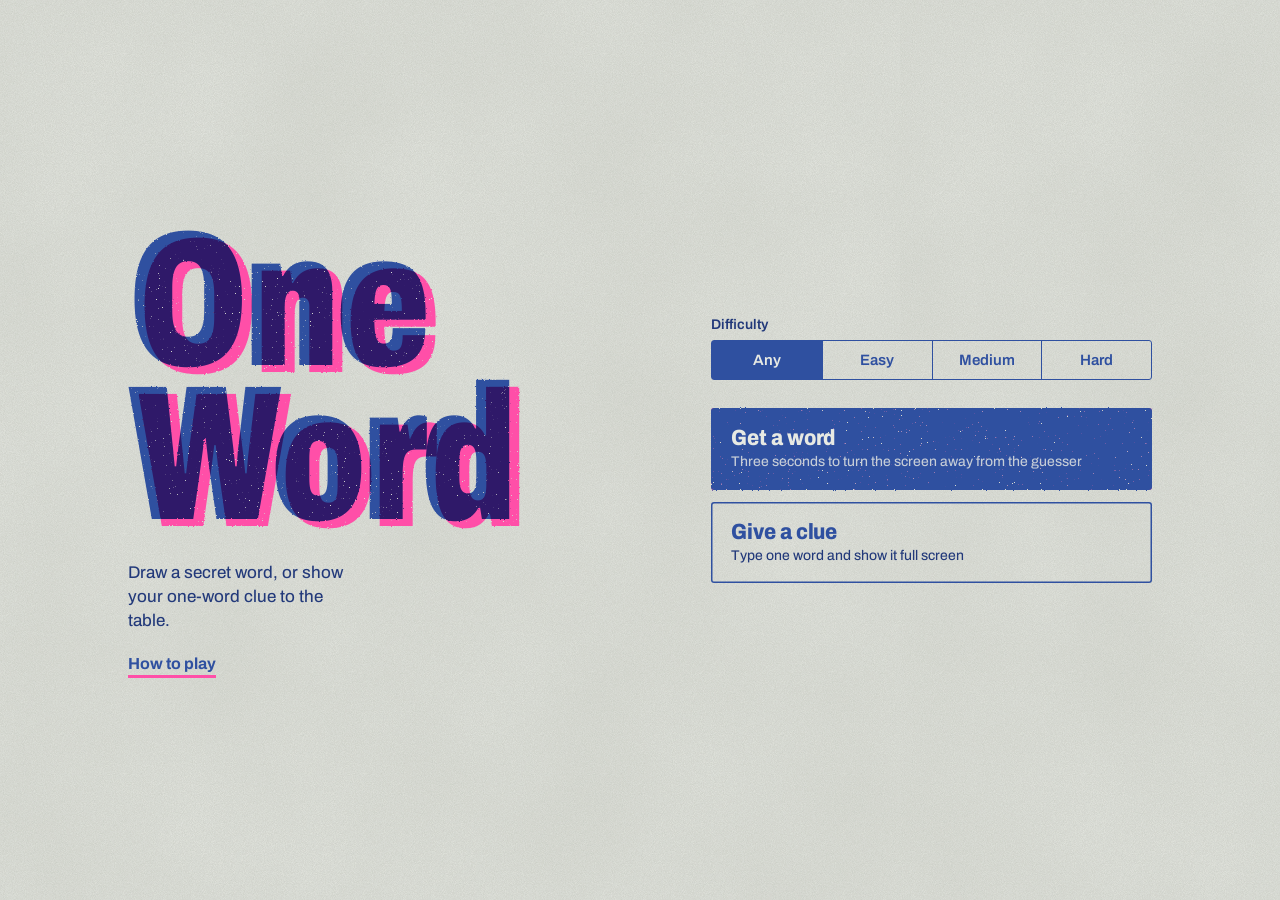
<file: index.html>
<!DOCTYPE html>
<html lang="en">

<head>
    <meta charset="utf-8" />
    <meta name="viewport" content="width=device-width, initial-scale=1, viewport-fit=cover" />
    <meta name="theme-color" content="#E7E9E3" />
    <title>One Word</title>
    <meta name="description" content="A cooperative word game. Draw a secret word, or show your one-word clue to the table." />
    <link rel="icon" href="./icons/favicon.svg" type="image/svg+xml" />
    <link rel="icon" href="./icons/favicon-32.png" sizes="32x32" type="image/png" />
    <link rel="apple-touch-icon" href="./icons/icon-180.png" />
    <link rel="manifest" href="./manifest.webmanifest" />
    <link rel="preconnect" href="https://fonts.googleapis.com" />
    <link rel="preconnect" href="https://fonts.gstatic.com" crossorigin />
    <link
        href="https://fonts.googleapis.com/css2?family=Archivo:ital,wdth,wght@0,62..125,400..900;1,62..125,400..900&display=swap"
        rel="stylesheet" />
    <link rel="stylesheet" href="./styles.css?v=howto4" />
</head>

<body data-screen="home">
    <!-- Ink grain: punches tiny holes in the ink and roughens its edges, like a risograph drum -->
    <svg class="defs" aria-hidden="true" focusable="false">
        <filter id="riso" x="-2%" y="-2%" width="104%" height="104%" color-interpolation-filters="sRGB">
            <feTurbulence type="fractalNoise" baseFrequency="0.85" numOctaves="2" seed="7" result="noise" />
            <feDisplacementMap in="SourceGraphic" in2="noise" scale="2.2" xChannelSelector="R"
                yChannelSelector="G" result="rough" />
            <feColorMatrix in="noise" type="matrix"
                values="0 0 0 0 0  0 0 0 0 0  0 0 0 0 0  -12 0 0 0 9.9" result="speckle" />
            <feComposite in="rough" in2="speckle" operator="in" />
        </filter>
    </svg>

    <main id="app">
        <!-- Home -->
        <section id="screen-home" class="screen">
            <div class="home">
                <header class="masthead">
                    <h1 class="title print" data-text="One Word">One Word</h1>
                    <p class="lede">Draw a secret word, or show your one-word clue to the table.</p>
                    <button type="button" class="link-btn" id="btn-howto" aria-haspopup="dialog">How to play</button>
                </header>

                <fieldset class="difficulty">
                    <legend>Difficulty</legend>
                    <div class="segments">
                        <label><input type="radio" name="difficulty" value="Any" checked /><span>Any</span></label>
                        <label><input type="radio" name="difficulty" value="Easy" /><span>Easy</span></label>
                        <label><input type="radio" name="difficulty" value="Medium" /><span>Medium</span></label>
                        <label><input type="radio" name="difficulty" value="Hard" /><span>Hard</span></label>
                    </div>
                </fieldset>

                <div class="actions">
                    <button id="btn-get-word" class="btn btn-solid">
                        <span class="btn-label">Get a word</span>
                        <span class="btn-note">Three seconds to turn the screen away from the guesser</span>
                    </button>
                    <button id="btn-give-clue" class="btn btn-line">
                        <span class="btn-label">Give a clue</span>
                        <span class="btn-note">Type one word and show it full screen</span>
                    </button>
                </div>
            </div>
        </section>

        <!-- Countdown -->
        <section id="screen-countdown" class="screen hidden" aria-live="polite">
            <div class="stage">
                <div id="countdownNumber" class="count print" data-text="3" aria-label="Countdown">3</div>
                <p class="stage-note">Turn the screen away from the guesser</p>
            </div>
            <div class="bar">
                <button class="btn btn-quiet" id="btn-cancel-countdown">Cancel</button>
            </div>
        </section>

        <!-- Word or clue, full screen -->
        <section id="screen-display" class="screen hidden">
            <div class="stage stage-word">
                <div id="displayText" class="word print" role="status" aria-live="polite"></div>
            </div>
            <div class="bar">
                <button class="btn btn-quiet" id="btn-back-home">Done</button>
            </div>
        </section>

        <!-- Clue entry -->
        <section id="screen-clue-input" class="screen hidden">
            <form id="clueForm" class="clue" autocomplete="off">
                <label for="clueInput" class="clue-label">Your clue</label>
                <input id="clueInput" class="clue-input" type="text" inputmode="text" pattern="[^\s]+"
                    placeholder="One word" maxlength="40" autocapitalize="words" spellcheck="false" required />
                <p class="clue-hint">No spaces. Matching clues cancel each other out, so be original.</p>
                <div class="actions actions-row">
                    <button type="submit" class="btn btn-solid"><span class="btn-label">Show clue</span></button>
                    <button type="button" class="btn btn-quiet" id="btn-cancel-clue">Cancel</button>
                </div>
            </form>
        </section>
    </main>

    <!-- How to play: a sheet that slides in, with panels you swipe across -->
    <dialog id="howto" class="howto" aria-labelledby="howto-title">
        <div class="howto-top">
            <div class="pager" aria-hidden="true">
                <span></span><span></span><span></span><span></span>
            </div>
            <button type="button" class="btn btn-quiet howto-close" id="btn-howto-close">Close</button>
        </div>

        <div class="slides" id="howtoSlides" tabindex="-1">
            <section class="slide" aria-label="Page 1 of 4">
                <h2 id="howto-title" class="slide-title print" data-text="How to play">How to play</h2>
                <p class="slide-lede">A word game you play together, not against each other.</p>
                <p>You need three or more players, each with this app open on their own phone.</p>
                <p>One player guesses a secret word. Everyone else gives them a clue, but each clue can only be one word.</p>
                <p class="catch">The catch: if two players write the same clue, both are cancelled.</p>
            </section>

            <section class="slide" aria-label="Page 2 of 4">
                <h2 class="slide-title print" data-text="Each round">Each round</h2>
                <ol class="steps">
                    <li>Choose a guesser. They close their eyes.</li>
                    <li>Someone taps <strong>Get a word</strong>. Turn the screen away from the guesser during the countdown, then show the word to everyone else.</li>
                    <li>Each clue-giver taps <strong>Give a clue</strong> and types one word. Keep it to yourself for now.</li>
                    <li>While the guesser’s eyes are still closed, the clue-givers compare clues. Cancel any that match.</li>
                    <li>The guesser opens their eyes and sees the clues that are left. They get one guess, or they can pass.</li>
                </ol>
                <p class="slide-after">Then someone else becomes the guesser.</p>
            </section>

            <section class="slide" aria-label="Page 3 of 4">
                <h2 class="slide-title print" data-text="Clues">Clues</h2>
                <h3>What counts as a match</h3>
                <p>The same word, or a close version of it. Plurals and words from the same family both count.</p>
                <ul class="pairs">
                    <li><span>Dog</span><span>Dogs</span></li>
                    <li><span>Prince</span><span>Princess</span></li>
                    <li><span>Bake</span><span>Baker</span></li>
                </ul>
                <p>Obvious clues are the riskiest. The best ones help the guesser and surprise everyone else.</p>
                <h3>Not allowed</h3>
                <ul class="rules">
                    <li>The secret word, or part of it</li>
                    <li>The secret word in another language</li>
                    <li>A word that sounds the same, like Knight for Night</li>
                    <li>A made-up word</li>
                </ul>
                <p>Numbers, abbreviations and sounds are fine: 007, NASA, Shh.</p>
            </section>

            <section class="slide" aria-label="Page 4 of 4">
                <h2 class="slide-title print" data-text="Difficulty">Difficulty</h2>
                <dl class="levels">
                    <div>
                        <dt>Easy</dt>
                        <dd>Everyday things you could point at.</dd>
                        <dd class="samples">Apple, Bridge, Penguin</dd>
                    </div>
                    <div>
                        <dt>Medium</dt>
                        <dd>Less common things, or things with close look-alikes.</dd>
                        <dd class="samples">Kayak, Cathedral, Platypus</dd>
                    </div>
                    <div>
                        <dt>Hard</dt>
                        <dd>Abstract ideas and concepts. You can’t point at them, so clues have to work harder.</dd>
                        <dd class="samples">Nostalgia, Gravity, Karma</dd>
                    </div>
                </dl>
                <p>Any draws from all three.</p>
            </section>
        </div>

        <div class="howto-nav">
            <button type="button" class="btn btn-quiet" id="btn-howto-prev">Back</button>
            <button type="button" class="btn btn-solid" id="btn-howto-next"><span class="btn-label">Next</span></button>
        </div>
    </dialog>

    <script src="./words.js?v=howto4"></script>
    <script src="./app.js?v=howto4"></script>
</body>

</html>
</file>
<file: styles.css>
/*
  One Word: a two-drum risograph print.
  Blue does the work, fluorescent pink overprints slightly off register.
*/
:root {
    --paper: #E7E9E3;
    --paper-deep: #D9DCD4;
    --blue: #2F50A0;
    --blue-deep: #22397A;
    --pink: #FF4FA8;
    --violet: #3A1F6E;

    --font: 'Archivo', system-ui, sans-serif;

    /* registration offset for the pink drum */
    --reg-x: 0.045em;
    --reg-y: 0.03em;

    --gutter: clamp(16px, 5vw, 40px);

    --grain:
        url("data:image/svg+xml,%3Csvg xmlns='http://www.w3.org/2000/svg' width='240' height='240'%3E%3Cfilter id='t'%3E%3CfeTurbulence type='fractalNoise' baseFrequency='1.1' numOctaves='3' stitchTiles='stitch'/%3E%3CfeColorMatrix values='0 0 0 0 0.35  0 0 0 0 0.37  0 0 0 0 0.33  0 0 0 0.55 0'/%3E%3C/filter%3E%3Crect width='100%25' height='100%25' filter='url(%23t)'/%3E%3C/svg%3E"),
        url("data:image/svg+xml,%3Csvg xmlns='http://www.w3.org/2000/svg' width='900' height='900'%3E%3Cfilter id='m'%3E%3CfeTurbulence type='fractalNoise' baseFrequency='0.006' numOctaves='3' stitchTiles='stitch'/%3E%3CfeColorMatrix values='0 0 0 0 0.5  0 0 0 0 0.52  0 0 0 0 0.47  0 0 0 0.35 0'/%3E%3C/filter%3E%3Crect width='100%25' height='100%25' filter='url(%23m)'/%3E%3C/svg%3E");
    color-scheme: light;
}

*,
*::before,
*::after {
    box-sizing: border-box;
    margin: 0;
    padding: 0;
}

html,
body,
#app {
    height: 100%;
}

body {
    background: var(--paper);
    color: var(--blue);
    font-family: var(--font);
    font-stretch: 100%;
    -webkit-font-smoothing: antialiased;
    overflow: hidden;
}

/* Paper: fine tooth plus a faint mottle, multiplied over the stock */
body::before {
    content: '';
    position: fixed;
    inset: 0;
    pointer-events: none;
    z-index: 0;
    background: var(--grain);
    mix-blend-mode: multiply;
    opacity: 0.55;
}

.defs {
    position: absolute;
    width: 0;
    height: 0;
}

/* ---------- Overprint ---------- */
/* Blue text, with the same text again in pink laid over it, slightly off register */
.print {
    position: relative;
    filter: url(#riso);
    color: var(--blue);
}

.print::after {
    content: attr(data-text);
    position: absolute;
    inset: 0;
    color: var(--pink);
    mix-blend-mode: multiply;
    transform: translate(var(--reg-x), var(--reg-y));
    pointer-events: none;
}

/* ---------- Screens ---------- */
#app {
    position: relative;
    z-index: 1;
}

.screen {
    position: relative;
    display: flex;
    flex-direction: column;
    height: 100%;
    padding:
        max(var(--gutter), env(safe-area-inset-top)) max(var(--gutter), env(safe-area-inset-right))
        max(var(--gutter), env(safe-area-inset-bottom)) max(var(--gutter), env(safe-area-inset-left));
}

.hidden {
    display: none !important;
}

/* ---------- Home ---------- */
.home {
    display: flex;
    flex-direction: column;
    width: 100%;
    max-width: 30rem;
    height: 100%;
    margin: 0 auto;
    gap: clamp(20px, 4vh, 36px);
}

.masthead {
    flex: 1;
    display: flex;
    flex-direction: column;
    justify-content: center;
    gap: 18px;
}

.title {
    font-size: clamp(5.25rem, 30vw, 9.5rem);
    font-weight: 900;
    font-stretch: 72%;
    line-height: 0.8;
    letter-spacing: -0.02em;
    /* one word per line */
    width: min-content;
    padding-bottom: 0.06em;
    --reg-x: 0.05em;
    --reg-y: 0.035em;
}

.lede {
    max-width: 24ch;
    font-size: 1.0625rem;
    line-height: 1.4;
    font-weight: 450;
    color: var(--blue-deep);
}

/* Difficulty */
.difficulty {
    border: 0;
}

.difficulty legend {
    font-size: 0.875rem;
    font-weight: 600;
    margin-bottom: 8px;
    color: var(--blue-deep);
}

.segments {
    display: grid;
    grid-template-columns: repeat(4, 1fr);
    border: 1.5px solid var(--blue);
    border-radius: 3px;
}

.segments label {
    position: relative;
    cursor: pointer;
}

.segments label + label {
    border-left: 1.5px solid var(--blue);
}

.segments input {
    position: absolute;
    opacity: 0;
    inset: 0;
    cursor: pointer;
}

.segments span {
    display: block;
    padding: 11px 4px;
    text-align: center;
    font-size: 0.9375rem;
    font-weight: 600;
    transition: background-color 120ms, color 120ms;
}

.segments input:checked + span {
    background: var(--blue);
    color: var(--paper);
}

.segments input:focus-visible + span {
    outline: 3px solid var(--pink);
    outline-offset: 2px;
    position: relative;
    z-index: 1;
}

/* ---------- Buttons ---------- */
.actions {
    display: grid;
    gap: 12px;
}

.btn {
    position: relative;
    isolation: isolate;
    display: grid;
    gap: 3px;
    width: 100%;
    padding: 18px 20px;
    border: 0;
    border-radius: 3px;
    background: none;
    color: inherit;
    font: inherit;
    text-align: left;
    cursor: pointer;
    -webkit-tap-highlight-color: transparent;
    transition: transform 90ms ease-out;
}

.btn:focus-visible {
    outline: 3px solid var(--pink);
    outline-offset: 3px;
}

.btn:active {
    transform: translateY(1px) scale(0.995);
}

.btn-label {
    font-size: 1.375rem;
    font-weight: 800;
    font-stretch: 88%;
    letter-spacing: -0.005em;
}

.btn-note {
    font-size: 0.875rem;
    line-height: 1.3;
    font-weight: 450;
}

/* Solid: a flat of blue ink, grain and all. The ink lives on a pseudo layer so the label stays crisp. */
.btn-solid {
    color: var(--paper);
}

.btn-solid::before {
    content: '';
    position: absolute;
    inset: 0;
    z-index: -1;
    border-radius: inherit;
    background: var(--blue);
    filter: url(#riso);
}

/* pink drum slips out from under the flat on hover */
.btn-solid::after {
    content: '';
    position: absolute;
    inset: 0;
    z-index: -2;
    border-radius: inherit;
    background: var(--pink);
    filter: url(#riso);
    transform: translate(0, 0);
    transition: transform 160ms ease-out;
}

.btn-solid:hover::after {
    transform: translate(5px, 4px);
}

.btn-solid .btn-note {
    color: color-mix(in srgb, var(--paper) 82%, var(--blue));
}

.btn-line {
    box-shadow: inset 0 0 0 1.5px var(--blue);
}

.btn-line:hover {
    background: color-mix(in srgb, var(--pink) 14%, transparent);
}

.btn-line .btn-note {
    color: var(--blue-deep);
}

.btn-quiet {
    display: inline-block;
    width: auto;
    padding: 12px 18px;
    font-size: 1rem;
    font-weight: 700;
    text-align: center;
    box-shadow: inset 0 0 0 1.5px var(--blue);
}

.btn-quiet:hover {
    background: color-mix(in srgb, var(--pink) 14%, transparent);
}

/* ---------- Countdown and word ---------- */
.stage {
    flex: 1;
    min-height: 0;
    display: flex;
    flex-direction: column;
    align-items: center;
    justify-content: center;
    gap: 12px;
}

.stage-word {
    /* fitText reads this padding as the safe area for the word */
    padding: 4vh 0;
}

.count {
    font-size: min(62vh, 80vw);
    font-weight: 900;
    font-stretch: 62%;
    line-height: 0.8;
    font-variant-numeric: lining-nums;
    --reg-x: 0.04em;
    --reg-y: 0.025em;
}

.count.tick::after {
    animation: register 520ms cubic-bezier(.2, .8, .2, 1) both;
}

.stage-note {
    font-size: 1.0625rem;
    font-weight: 600;
    color: var(--blue-deep);
    text-align: center;
}

.word {
    font-weight: 900;
    line-height: 1;
    letter-spacing: -0.015em;
    white-space: nowrap;
    padding-bottom: 0.04em;
}

.word.reveal::after {
    animation: register 640ms cubic-bezier(.2, .8, .2, 1) both;
}

/* the pink drum swings into (near) register */
@keyframes register {
    from {
        transform: translate(calc(var(--reg-x) * 5), calc(var(--reg-y) * -4));
        opacity: 0;
    }

    35% {
        opacity: 1;
    }

    to {
        transform: translate(var(--reg-x), var(--reg-y));
    }
}

.bar {
    display: flex;
    justify-content: center;
}

/* ---------- Clue entry ---------- */
.clue {
    display: flex;
    flex-direction: column;
    justify-content: center;
    width: 100%;
    max-width: 30rem;
    height: 100%;
    margin: 0 auto;
}

.clue-label {
    font-size: 0.875rem;
    font-weight: 600;
    color: var(--blue-deep);
}

.clue-input {
    width: 100%;
    margin-top: 6px;
    padding: 4px 0 8px;
    border: 0;
    border-bottom: 3px solid var(--blue);
    border-radius: 0;
    background: transparent;
    color: var(--blue);
    font: inherit;
    font-size: clamp(2.5rem, 13vw, 4rem);
    font-weight: 900;
    font-stretch: 80%;
    letter-spacing: -0.015em;
    caret-color: var(--pink);
}

.clue-input::placeholder {
    color: color-mix(in srgb, var(--blue) 28%, var(--paper));
}

.clue-input:focus {
    outline: none;
    border-bottom-color: var(--pink);
}

.clue-hint {
    margin-top: 12px;
    max-width: 34ch;
    font-size: 0.9375rem;
    line-height: 1.4;
    color: var(--blue-deep);
}

.actions-row {
    grid-template-columns: 1fr auto;
    align-items: stretch;
    margin-top: 32px;
}

.actions-row .btn-solid {
    text-align: center;
}

/* ---------- Larger screens ---------- */
@media (min-width: 900px) and (min-height: 560px) {
    .home {
        max-width: 64rem;
        display: grid;
        grid-template-columns: 1.15fr 1fr;
        grid-template-rows: 1fr auto auto 1fr;
        column-gap: clamp(40px, 6vw, 96px);
        row-gap: 28px;
    }

    .masthead {
        grid-column: 1;
        grid-row: 1 / -1;
    }

    .title {
        font-size: clamp(8rem, 15vw, 13rem);
    }

    .difficulty {
        grid-column: 2;
        grid-row: 2;
    }

    .actions {
        grid-column: 2;
        grid-row: 3;
    }
}

@media (max-height: 640px) {
    .lede {
        display: none;
    }

    .btn {
        padding: 13px 18px;
    }
}

@media (prefers-reduced-motion: reduce) {

    .count.tick::after,
    .word.reveal::after {
        animation: none;
    }

    .btn,
    .btn-solid::after {
        transition: none;
    }
}

/* ---------- How to play ---------- */
.link-btn {
    align-self: flex-start;
    padding: 4px 0;
    border: 0;
    background: none;
    color: var(--blue);
    font: inherit;
    font-size: 1rem;
    font-weight: 700;
    text-decoration: underline;
    text-decoration-color: var(--pink);
    text-decoration-thickness: 3px;
    text-underline-offset: 6px;
    cursor: pointer;
    transition: text-decoration-thickness 120ms, text-underline-offset 120ms;
}

.link-btn:hover {
    text-decoration-thickness: 6px;
    text-underline-offset: 4px;
}

.link-btn:focus-visible {
    outline: 3px solid var(--pink);
    outline-offset: 4px;
}

/* A sheet of the same stock, sliding in from the right with its pink drum showing at the edge */
.howto {
    position: fixed;
    inset: 0 0 0 auto;
    width: min(100%, 32rem);
    height: 100%;
    max-width: none;
    max-height: none;
    margin: 0;
    padding: 0;
    border: 0;
    background: var(--paper);
    color: var(--blue);
    box-shadow: -6px 0 0 var(--pink);
    overflow: hidden;
}

.howto[open] {
    display: flex;
    flex-direction: column;
    animation: sheet-in 420ms cubic-bezier(.2, .8, .2, 1) both;
}

.howto.closing {
    animation: sheet-out 240ms cubic-bezier(.4, 0, 1, 1) both;
}

.howto::before {
    content: '';
    position: absolute;
    inset: 0;
    pointer-events: none;
    background: var(--grain);
    mix-blend-mode: multiply;
    opacity: 0.55;
}

.howto::backdrop {
    background: rgba(34, 57, 122, 0.32);
    animation: fade-in 420ms ease both;
}

.howto.closing::backdrop {
    animation: fade-out 240ms ease both;
}

@keyframes sheet-in {
    from { transform: translateX(100%); }
    to { transform: translateX(0); }
}

@keyframes sheet-out {
    from { transform: translateX(0); }
    to { transform: translateX(100%); }
}

@keyframes fade-in {
    from { opacity: 0; }
}

@keyframes fade-out {
    to { opacity: 0; }
}

.howto-top,
.howto-nav {
    position: relative;
    display: flex;
    align-items: center;
    justify-content: space-between;
    gap: 12px;
    padding: max(var(--gutter), env(safe-area-inset-top)) var(--gutter) 8px;
}

.howto-nav {
    padding: 12px var(--gutter) max(var(--gutter), env(safe-area-inset-bottom));
}

.howto .btn-quiet {
    padding: 10px 16px;
}

.howto-nav .btn-solid {
    width: auto;
    padding: 12px 24px;
    text-align: center;
}

.howto-nav .btn-solid .btn-label {
    font-size: 1.125rem;
}

.howto-nav .is-hidden {
    visibility: hidden;
}

.pager {
    display: flex;
    gap: 6px;
}

.pager span {
    width: 22px;
    height: 5px;
    background: color-mix(in srgb, var(--blue) 22%, var(--paper));
    transition: background-color 200ms, width 200ms;
}

.pager span.is-current {
    width: 36px;
    background: var(--blue);
}

.slides {
    position: relative;
    flex: 1;
    min-height: 0;
    display: flex;
    overflow-x: auto;
    overflow-y: hidden;
    scroll-snap-type: x mandatory;
    overscroll-behavior-x: contain;
    scrollbar-width: none;
}

.slides::-webkit-scrollbar {
    display: none;
}

.slides:focus {
    outline: none;
}

.slide {
    flex: 0 0 100%;
    overflow-y: auto;
    scroll-snap-align: start;
    scroll-snap-stop: always;
    padding: 16px var(--gutter) 24px;
}

.slide-title {
    width: fit-content;
    margin-bottom: 22px;
    font-size: clamp(3.25rem, 16vw, 4.75rem);
    font-weight: 900;
    font-stretch: 70%;
    line-height: 0.85;
    letter-spacing: -0.015em;
    padding-bottom: 0.05em;
}

/* While a panel is being dragged, its pink drum lags behind the blue, then settles */
.slide-title.print::after {
    transform: translate(calc(var(--reg-x) + var(--drift, 0) * 0.9em), var(--reg-y));
}

.slide p {
    max-width: 36ch;
    margin-bottom: 14px;
    font-size: 1.0625rem;
    line-height: 1.45;
    color: var(--blue-deep);
}

.slide strong {
    font-weight: 800;
    color: var(--blue);
}

.slide .slide-lede {
    font-size: 1.375rem;
    line-height: 1.25;
    font-weight: 700;
    font-stretch: 90%;
    color: var(--blue);
}

/* highlighter: a flat of pink ink behind the line */
.slide .catch {
    display: inline;
    padding: 2px 4px;
    font-weight: 700;
    color: var(--violet);
    background: color-mix(in srgb, var(--pink) 30%, transparent);
    box-decoration-break: clone;
    -webkit-box-decoration-break: clone;
}

.steps {
    list-style: none;
    counter-reset: step;
    display: grid;
    gap: 14px;
    margin-bottom: 18px;
}

.steps li {
    counter-increment: step;
    position: relative;
    padding-left: 2rem;
    font-size: 1.0625rem;
    line-height: 1.4;
    color: var(--blue-deep);
}

.steps li::before {
    content: counter(step);
    position: absolute;
    left: 0;
    top: 0.1em;
    font-size: 1.875rem;
    font-weight: 900;
    font-stretch: 62%;
    line-height: 0.9;
    color: var(--blue);
}

.slide p.slide-after {
    font-weight: 700;
    color: var(--blue);
}

.slide h3 {
    margin: 22px 0 6px;
    font-size: 1.0625rem;
    font-weight: 800;
}

.slide h3:first-of-type {
    margin-top: 0;
}

/* matching pairs, cancelled with a stroke of pink */
.pairs {
    list-style: none;
    display: grid;
    gap: 4px;
    margin: 4px 0 16px;
}

.pairs li {
    display: flex;
    gap: 18px;
}

.pairs span {
    min-width: 5.5rem;
    font-size: 1.5rem;
    font-weight: 900;
    font-stretch: 78%;
    text-decoration: line-through;
    text-decoration-color: var(--pink);
    text-decoration-thickness: 4px;
}

.rules {
    list-style: none;
    display: grid;
    gap: 6px;
    margin-bottom: 14px;
}

.rules li {
    position: relative;
    padding-left: 1.5rem;
    font-size: 1.0625rem;
    line-height: 1.4;
    color: var(--blue-deep);
}

.rules li::before {
    content: '×';
    position: absolute;
    left: 0;
    font-weight: 900;
    font-size: 1.25rem;
    line-height: 1.1;
    color: var(--pink);
}

.levels {
    display: grid;
    gap: 20px;
    margin-bottom: 20px;
}

.levels dt {
    font-size: 1.75rem;
    font-weight: 900;
    font-stretch: 75%;
    line-height: 1;
    margin-bottom: 4px;
}

.levels dd {
    max-width: 36ch;
    font-size: 1.0625rem;
    line-height: 1.4;
    color: var(--blue-deep);
}

.levels dd.samples {
    margin-top: 2px;
    font-style: italic;
    font-weight: 600;
    color: var(--blue);
}

@media (prefers-reduced-motion: reduce) {
    .howto[open],
    .howto.closing,
    .howto::backdrop {
        animation-duration: 1ms;
    }

    .slide-title.print::after {
        transform: translate(var(--reg-x), var(--reg-y));
    }
}
</file>
